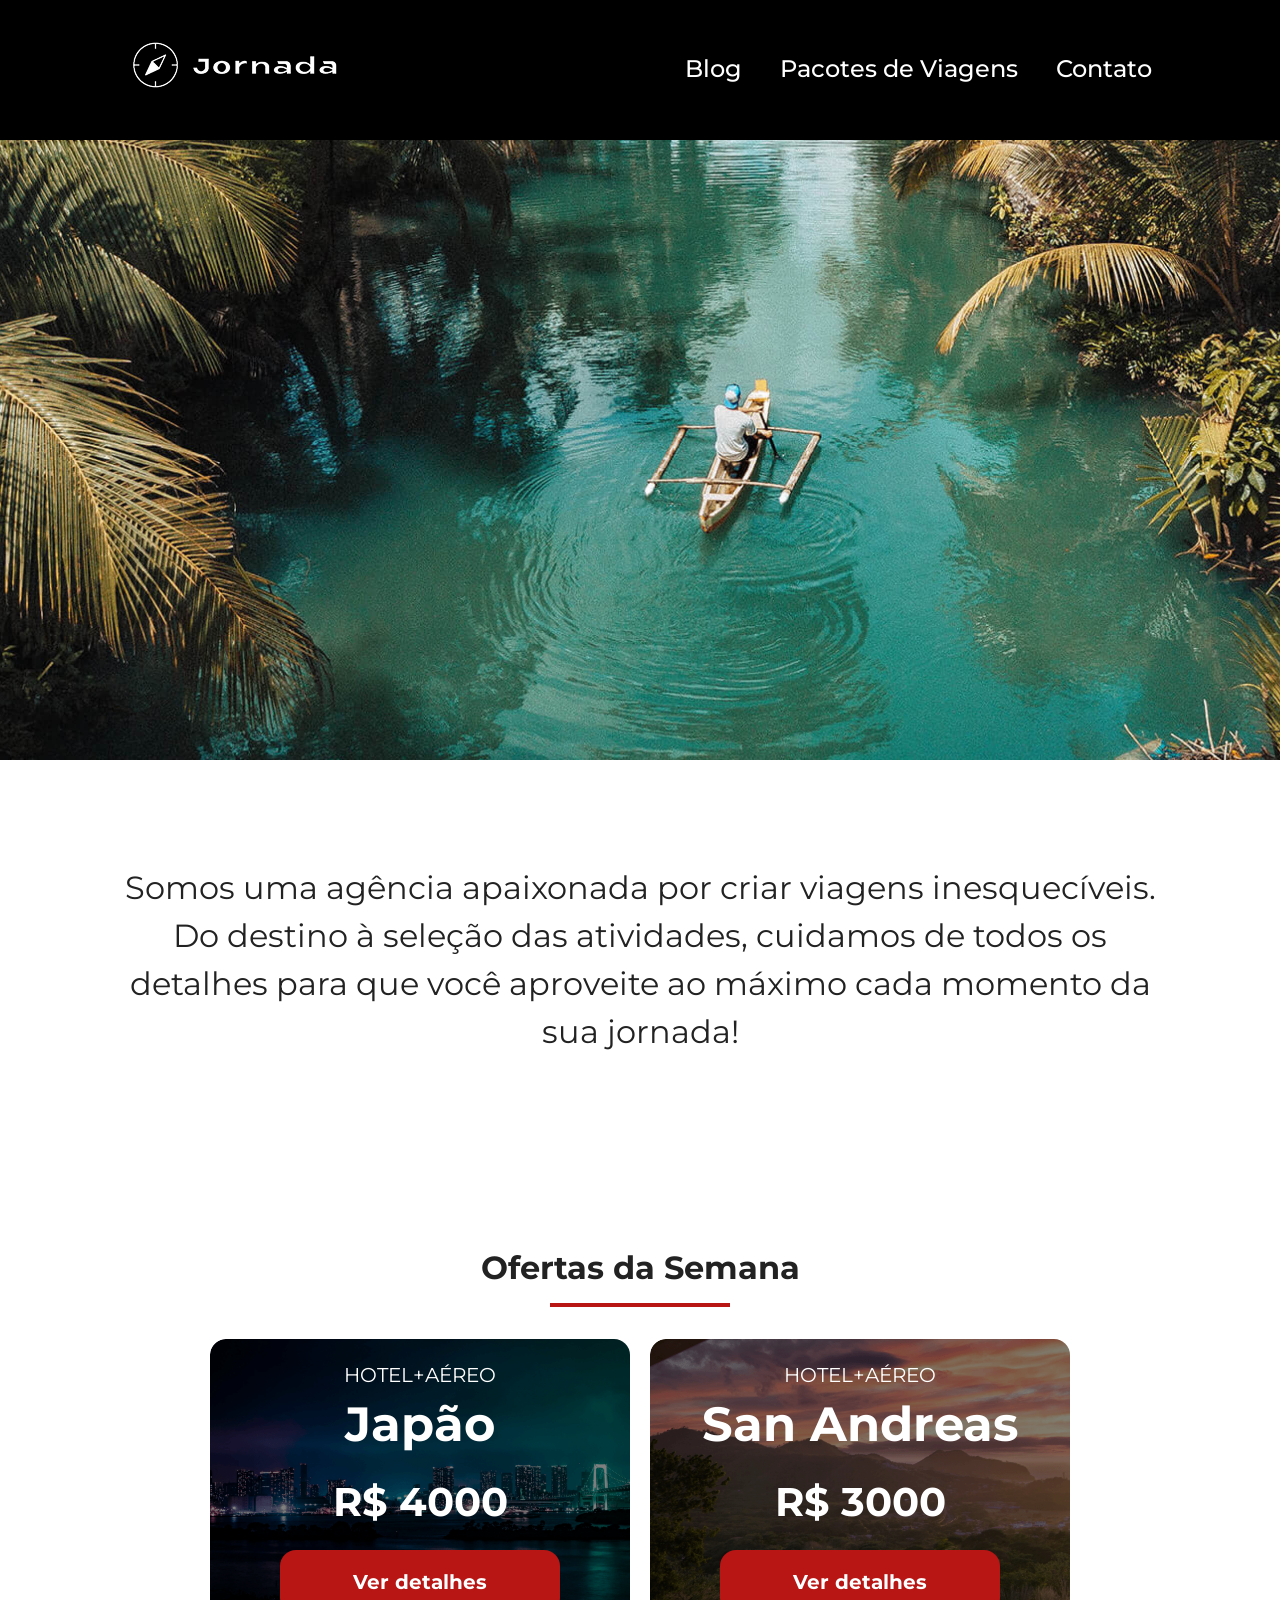
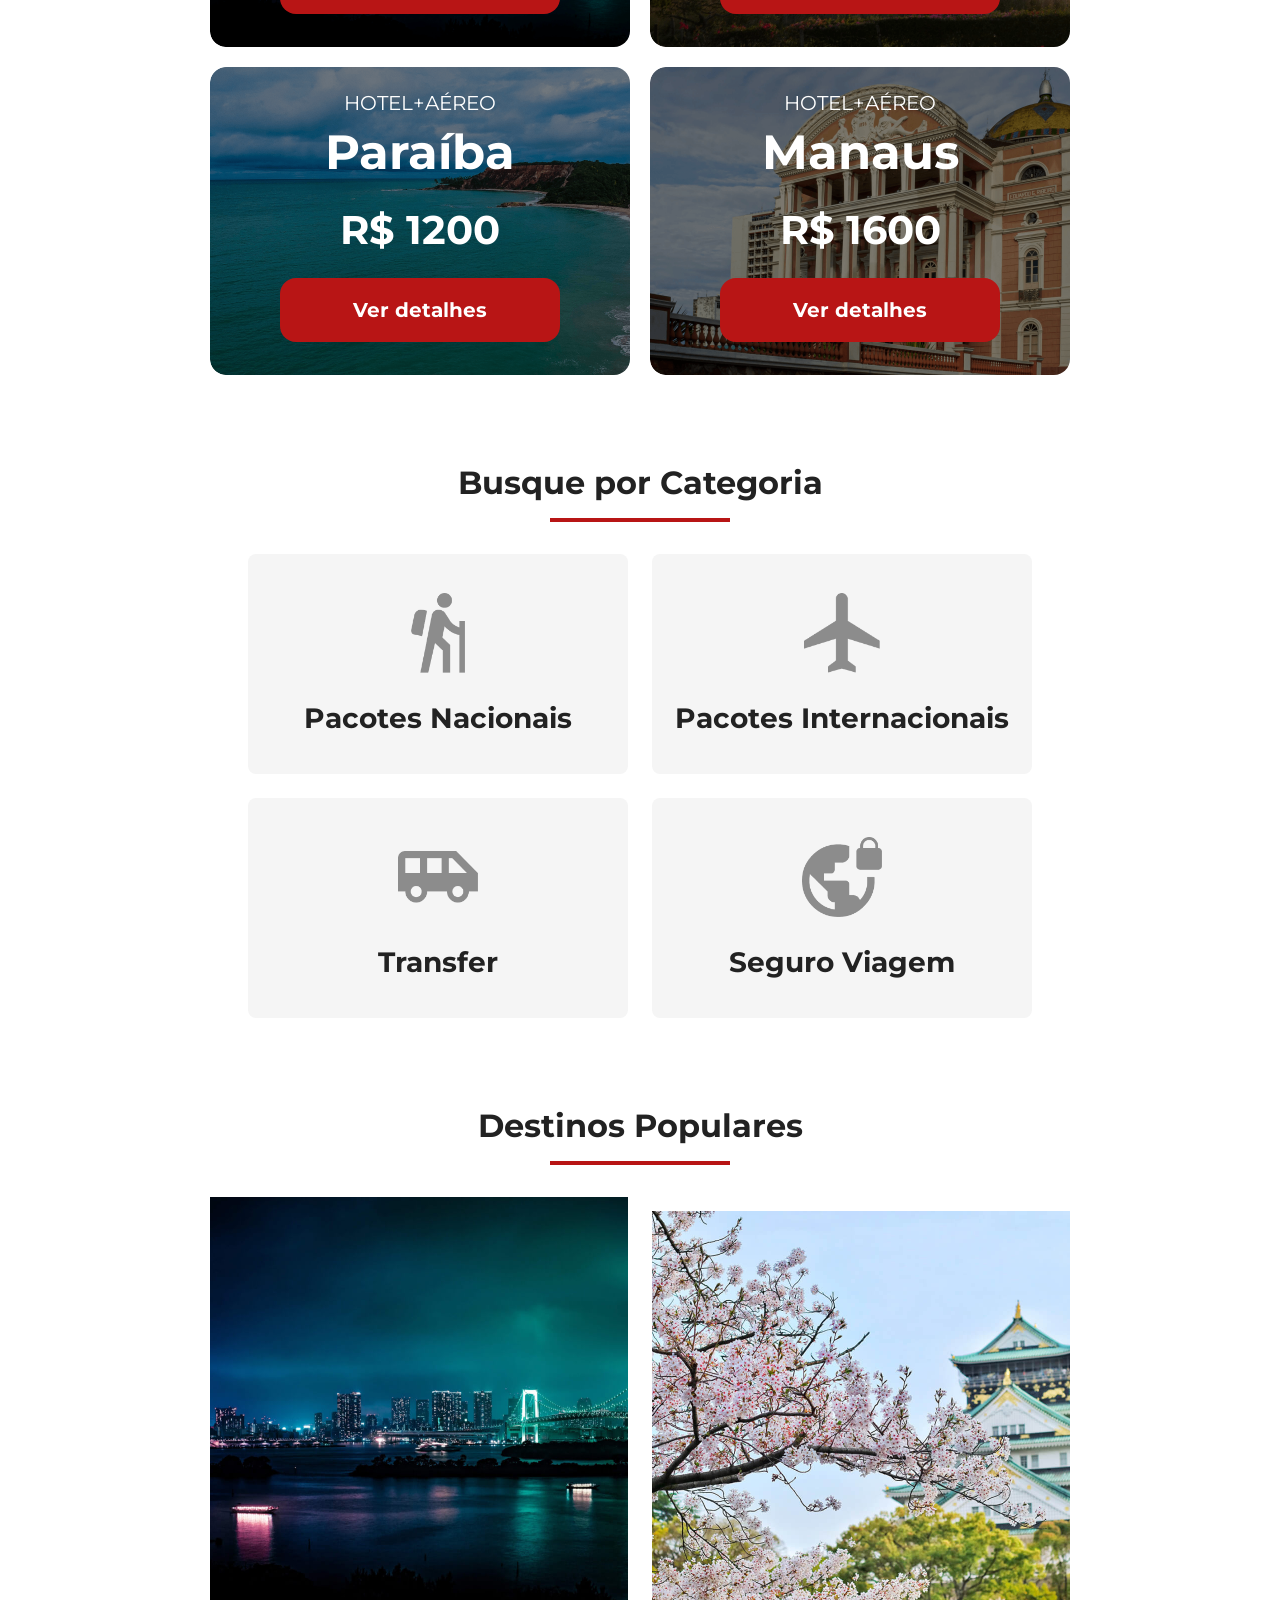
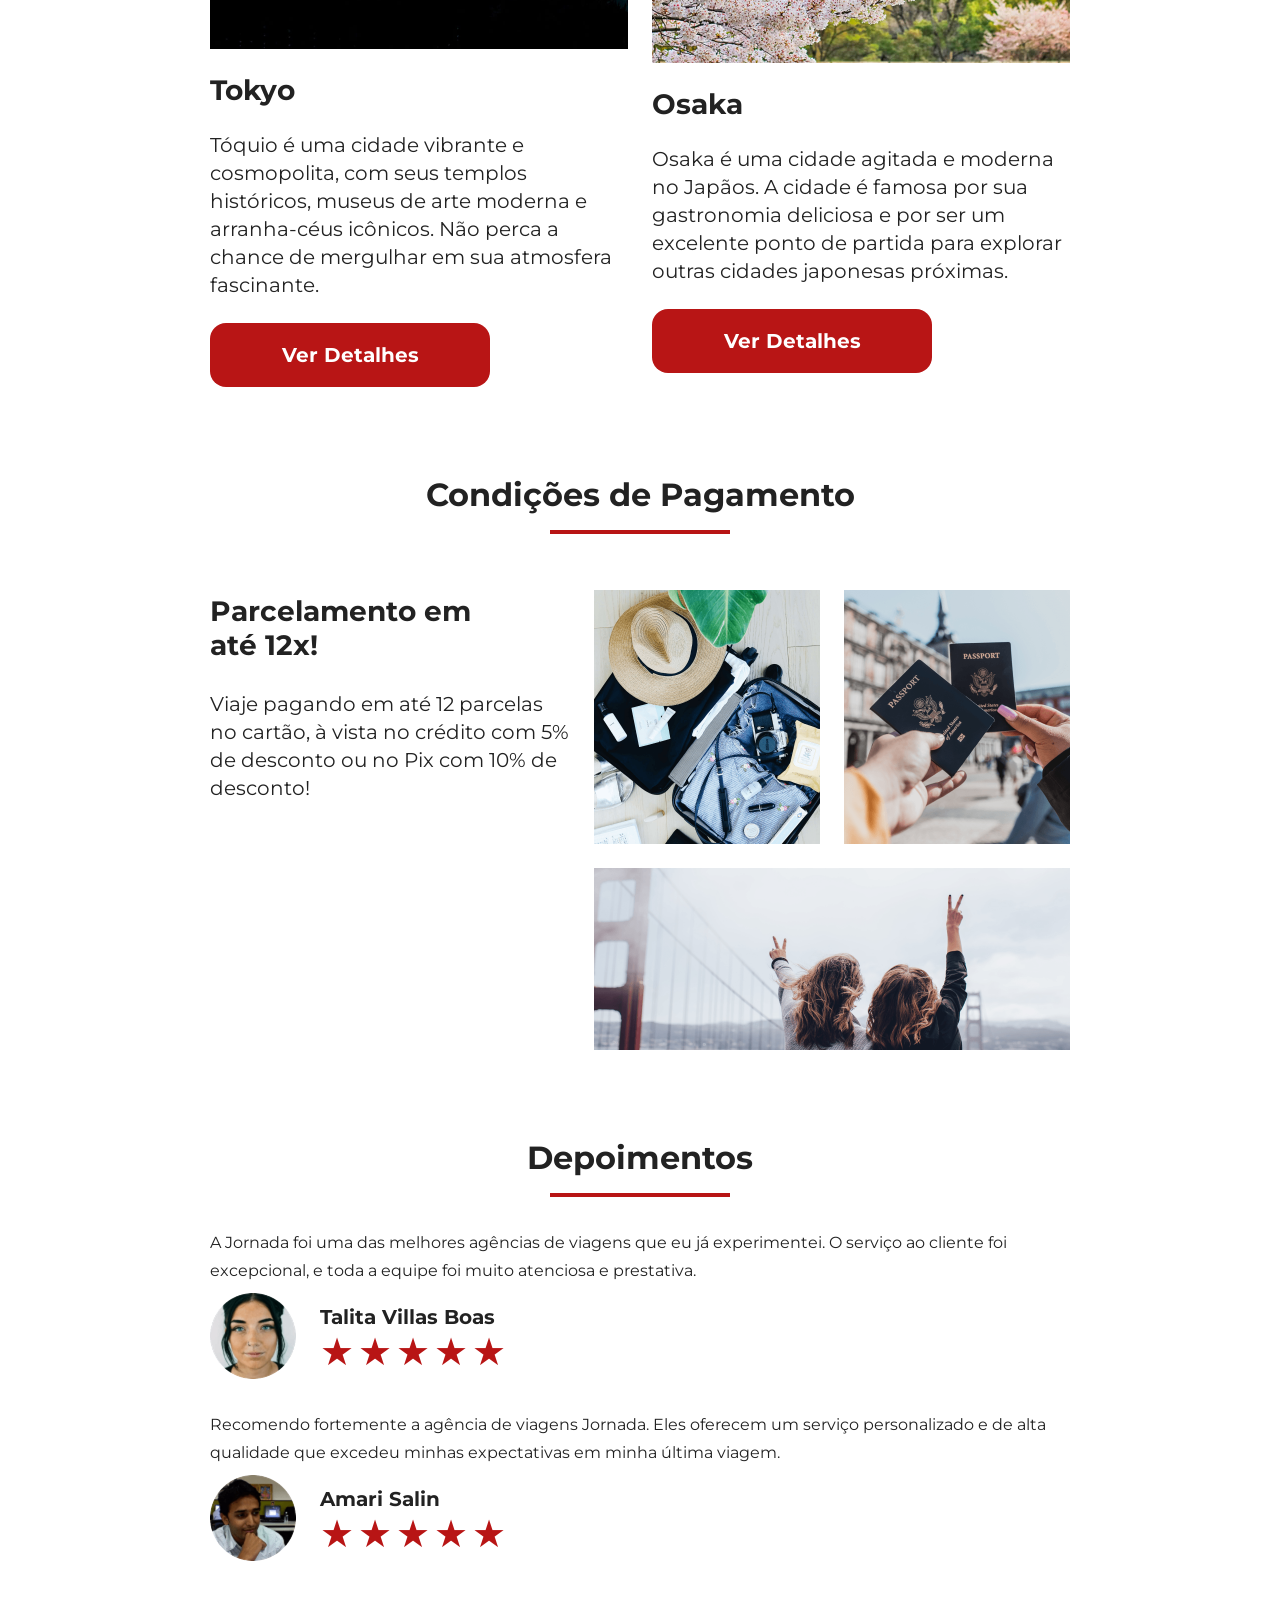
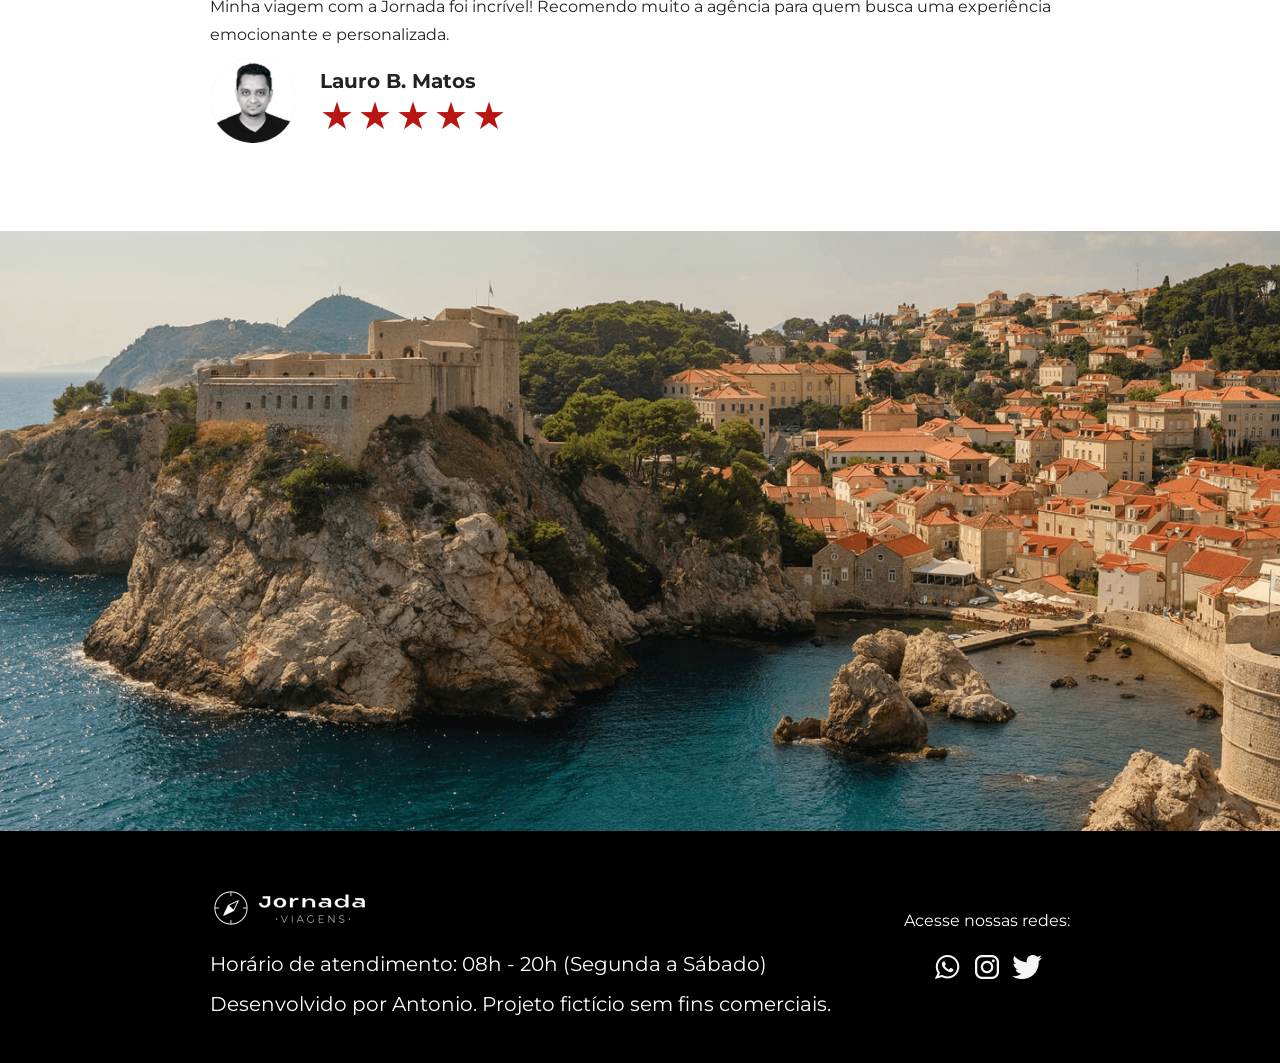
<file: index.html>
<!doctype html>
<html lang="pt-BR">
  <head>
    <meta charset="UTF-8" />
    <meta name="viewport" content="width=device-width, initial-scale=1.0" />
    <meta
      name="description"
      content="Ofertas de viagem para destinos nacionais e internacionais é na Jornada Viagens. Confira condições imperdíveis agora mesmo!"
    />
    <link rel="icon" href="favicon.svg" type="xml/svg" />

    <meta name="og:title" content="Jornada Viagens" />
    <meta
      name="og:description"
      content="Ofertas de viagem para destinos nacionais e internacionais é na Jornada Viagens. Confira condições imperdíveis agora mesmo!"
    />
    <meta name="og:image" content="#" />
    <meta name="og:type" content="website" />
    <meta name="og:url" content="#" />

    <link rel="stylesheet" href="css/styles.css" />
    <title>Jornada Viagens</title>
  </head>
  <body>
    <header>
      <a class="logo" href="index.html" title="Voltar para a página inicial">
        <img
          class="img-mobile"
          src="img/bussola-jornada-branco.png"
          alt="Bússola da logo Jornada Viagens na cor branco"
        />
        <img
          class="img-desktop"
          src="img/logo-jornada-branco.png"
          alt="Bússola da logo Jornada Viagens na cor branco"
        />
      </a>
      <div class="navigation-menu">
        <label for="menu"><img src="img/menu.png" alt="Icone menu" /></label>
        <input type="checkbox" id="menu" hidden />
        <nav>
          <ul class="list-links">
            <li>
              <a href="blogpost.html" title="Acessar a página blog"
                >Blog</a
              >
            </li>
            <li>
              <a
                href="pacotes.html"
                title="Acessar a página de pacotes de viagens"
                >Pacotes de Viagens</a
              >
            </li>
            <li>
              <a
                href="contato.html"
                target="_blank"
                title="Acessar a página de contato"
                >Contato</a
              >
            </li>
          </ul>
        </nav>
      </div>
    </header>

    <main>
      <section class="hero">
        <div class="hero-img"></div>
        <h2>
          Somos uma agência apaixonada por criar viagens inesquecíveis. Do
          destino à seleção das atividades, cuidamos de todos os detalhes para
          que você aproveite ao máximo cada momento da sua jornada!
        </h2>
      </section>
      <section class="offers">
        <div class="section-title">
          <h2>Ofertas da Semana</h2>
          <hr />
        </div>
        <div class="offers-cards">
          <article class="cards japao">
            <header>
              <p>HOTEL+AÉREO</p>
              <h3>Japão</h3>
              <h4>R$ 4000</h4>
            </header>
            <footer>
              <a href="#" class="button">Ver detalhes</a>
            </footer>
          </article>
          <article class="cards san-andreas">
            <header>
              <p>HOTEL+AÉREO</p>
              <h3>San Andreas</h3>
              <h4>R$ 3000</h4>
            </header>
            <footer>
              <a href="#" class="button">Ver detalhes</a>
            </footer>
          </article>
          <article class="cards paraiba">
            <header>
              <p>HOTEL+AÉREO</p>
              <h3>Paraíba</h3>
              <h4>R$ 1200</h4>
            </header>
            <footer>
              <a href="#" class="button">Ver detalhes</a>
            </footer>
          </article>
          <article class="cards manaus">
            <header>
              <p>HOTEL+AÉREO</p>
              <h3>Manaus</h3>
              <h4>R$ 1600</h4>
            </header>
            <footer>
              <a href="#" class="button">Ver detalhes</a>
            </footer>
          </article>
        </div>
      </section>
      <section class="category">
        <div class="section-title">
          <h2>Busque por Categoria</h2>
          <hr />
        </div>
        <div class="category-cards">
          <a
            href="#"
            class="card"
            target="_blank"
            title="Busque pela categoria Pacotes Nacionais"
          >
            <article>
              <img src="img/icone-pacotes-nacionais.png" alt="" />
              <h3 class="content-title">Pacotes Nacionais</h3>
            </article>
          </a>
          <a
            href="#"
            class="card"
            target="_blank"
            title="Busque pela categoria Pacotes Internacionais"
          >
            <article>
              <img src="img/icone-pacotes-internacionais.png" alt="" />
              <h3 class="content-title">Pacotes Internacionais</h3>
            </article>
          </a>
          <a
            href="#"
            class="card"
            target="_blank"
            title="Busque pela categoria Transfer"
          >
            <article>
              <img src="img/icone-transfer.png" alt="" />
              <h3 class="content-title">Transfer</h3>
            </article>
          </a>
          <a
            href="#"
            class="card"
            target="_blank"
            title="Busque pela categoria Seguro Viagem"
          >
            <article>
              <img src="img/icone-seguro-viagem.png" alt="" />
              <h3 class="content-title">Seguro Viagem</h3>
            </article>
          </a>
        </div>
      </section>
      <section class="destinations">
        <div class="section-title">
          <h2>Destinos Populares</h2>
          <hr />
        </div>
        <div class="destination-itens">
          <article class="item">
            <header>
              <div class="img-item bg-tokyo"></div>
              <h3 class="content-title">Tokyo</h3>
              <p class="content-text">
                Tóquio é uma cidade vibrante e cosmopolita, com seus templos
                históricos, museus de arte moderna e arranha-céus icônicos. Não
                perca a chance de mergulhar em sua atmosfera fascinante.
              </p>
            </header>
            <footer>
              <a
                href="#"
                class="button"
                target="_blank"
                title="Ver mais detalhes do destino Tokyo"
                >Ver Detalhes</a
              >
            </footer>
          </article>
          <article class="item">
            <header>
              <div class="img-item bg-osaka"></div>
              <h3 class="content-title">Osaka</h3>
              <p class="content-text">
                Osaka é uma cidade agitada e moderna no Japãos. A cidade é
                famosa por sua gastronomia deliciosa e por ser um excelente
                ponto de partida para explorar outras cidades japonesas
                próximas.
              </p>
            </header>
            <footer>
              <a
                href="#"
                class="button"
                target="_blank"
                title="Ver mais detalhes do destino Osaka"
                >Ver Detalhes</a
              >
            </footer>
          </article>
        </div>
      </section>
      <section class="payments">
        <div class="section-title">
          <h2>Condições de Pagamento</h2>
          <hr />
        </div>
        <div class="content-wrapper">
          <div class="text-content">
            <h3 class="content-title">Parcelamento em até 12x!</h3>
            <p class="content-text">
              Viaje pagando em até 12 parcelas no cartão, à vista no crédito com
              5% de desconto ou no Pix com 10% de desconto!
            </p>
          </div>
          <div class="image-gallery">
            <div class="image primary"></div>
            <div class="image secondary"></div>
            <div class="image thirdy colspan-2"></div>
          </div>
        </div>
      </section>
      <section class="testimonials">
        <div class="section-title">
          <h2>Depoimentos</h2>
          <hr />
        </div>
        <div class="testimonial-container">
          <article>
            <header>
              <p>
                A Jornada foi uma das melhores agências de viagens que eu já
                experimentei. O serviço ao cliente foi excepcional, e toda a
                equipe foi muito atenciosa e prestativa.
              </p>
            </header>
            <footer>
              <img
                src="img/profile-talita.png"
                alt="Foto da cliente Talita Villas Boas"
              />
              <div class="profile-content">
                <h3>Talita Villas Boas</h3>
                <div class="rating">
                  <span class="star">★</span>
                  <span class="star">★</span>
                  <span class="star">★</span>
                  <span class="star">★</span>
                  <span class="star">★</span>
                </div>
              </div>
            </footer>
          </article>
          <article>
            <header>
              <p>
                Recomendo fortemente a agência de viagens Jornada. Eles oferecem
                um serviço personalizado e de alta qualidade que excedeu minhas
                expectativas em minha última viagem.
              </p>
            </header>
            <footer>
              <img
                src="img/profile-amari.png"
                alt="Foto do cliente Amari Salin"
              />
              <div class="profile-content">
                <h3>Amari Salin</h3>
                <div class="rating">
                  <span class="star">★</span>
                  <span class="star">★</span>
                  <span class="star">★</span>
                  <span class="star">★</span>
                  <span class="star">★</span>
                </div>
              </div>
            </footer>
          </article>
          <article>
            <header>
              <p>
                Minha viagem com a Jornada foi incrível! Recomendo muito a
                agência para quem busca uma experiência emocionante e
                personalizada.
              </p>
            </header>
            <footer>
              <img
                src="img/profile-lauro.png"
                alt="Foto do cliente Lauro B. Matos"
              />
              <div class="profile-content">
                <h3>Lauro B. Matos</h3>
                <div class="rating">
                  <span class="star">★</span>
                  <span class="star">★</span>
                  <span class="star">★</span>
                  <span class="star">★</span>
                  <span class="star">★</span>
                </div>
              </div>
            </footer>
          </article>
        </div>
      </section>
      <section class="banner">
        <div class="banner-image"></div>
      </section>
    </main>
    <footer class="footer-wrapper">
      <div class="footer-contents">
        <article class="footer-informations">
          <header>
            <a
              href="#"
              class="logo-jornada-footer"
              title="Voltar para a página inicial"
            >
              <img
                src="img/logo-jornada-footer-branco.png"
                alt="Logo bussola jornada"
              />
            </a>
          </header>
          <footer>
            <p>Horário de atendimento: 08h - 20h (Segunda a Sábado)</p>
            <p>
              Desenvolvido por Antonio. Projeto fictício sem fins comerciais.
            </p>
          </footer>
        </article>
        <article class="footer-social">
          <header>
            <p>Acesse nossas redes:</p>
          </header>
          <footer>
            <a
              href="#"
              class="logo-social"
              target="_blank"
              title="Redirecionar para o whatsapp da Jornada Viagens"
            >
              <img
                src="img/logo-whatsapp-branco.png"
                alt="Logo do whatsapp na cor branca"
              />
            </a>
            <a
              href="#"
              class="logo-social"
              target="_blank"
              title="Redirecionar para o instagram da Jornada Viagens"
            >
              <img
                src="img/logo-instagram-branco.png"
                alt="Logo do instagram na cor branca"
              />
            </a>
            <a
              href="#"
              class="logo-social"
              target="_blank"
              title="Redirecionar para o twitter da Jornada Viagens"
            >
              <img
                src="img/logo-twitter-branco.png"
                alt="Logo do twitter na cor branca"
              />
            </a>
          </footer>
        </article>
      </div>
    </footer>
  </body>
</html>
</file>
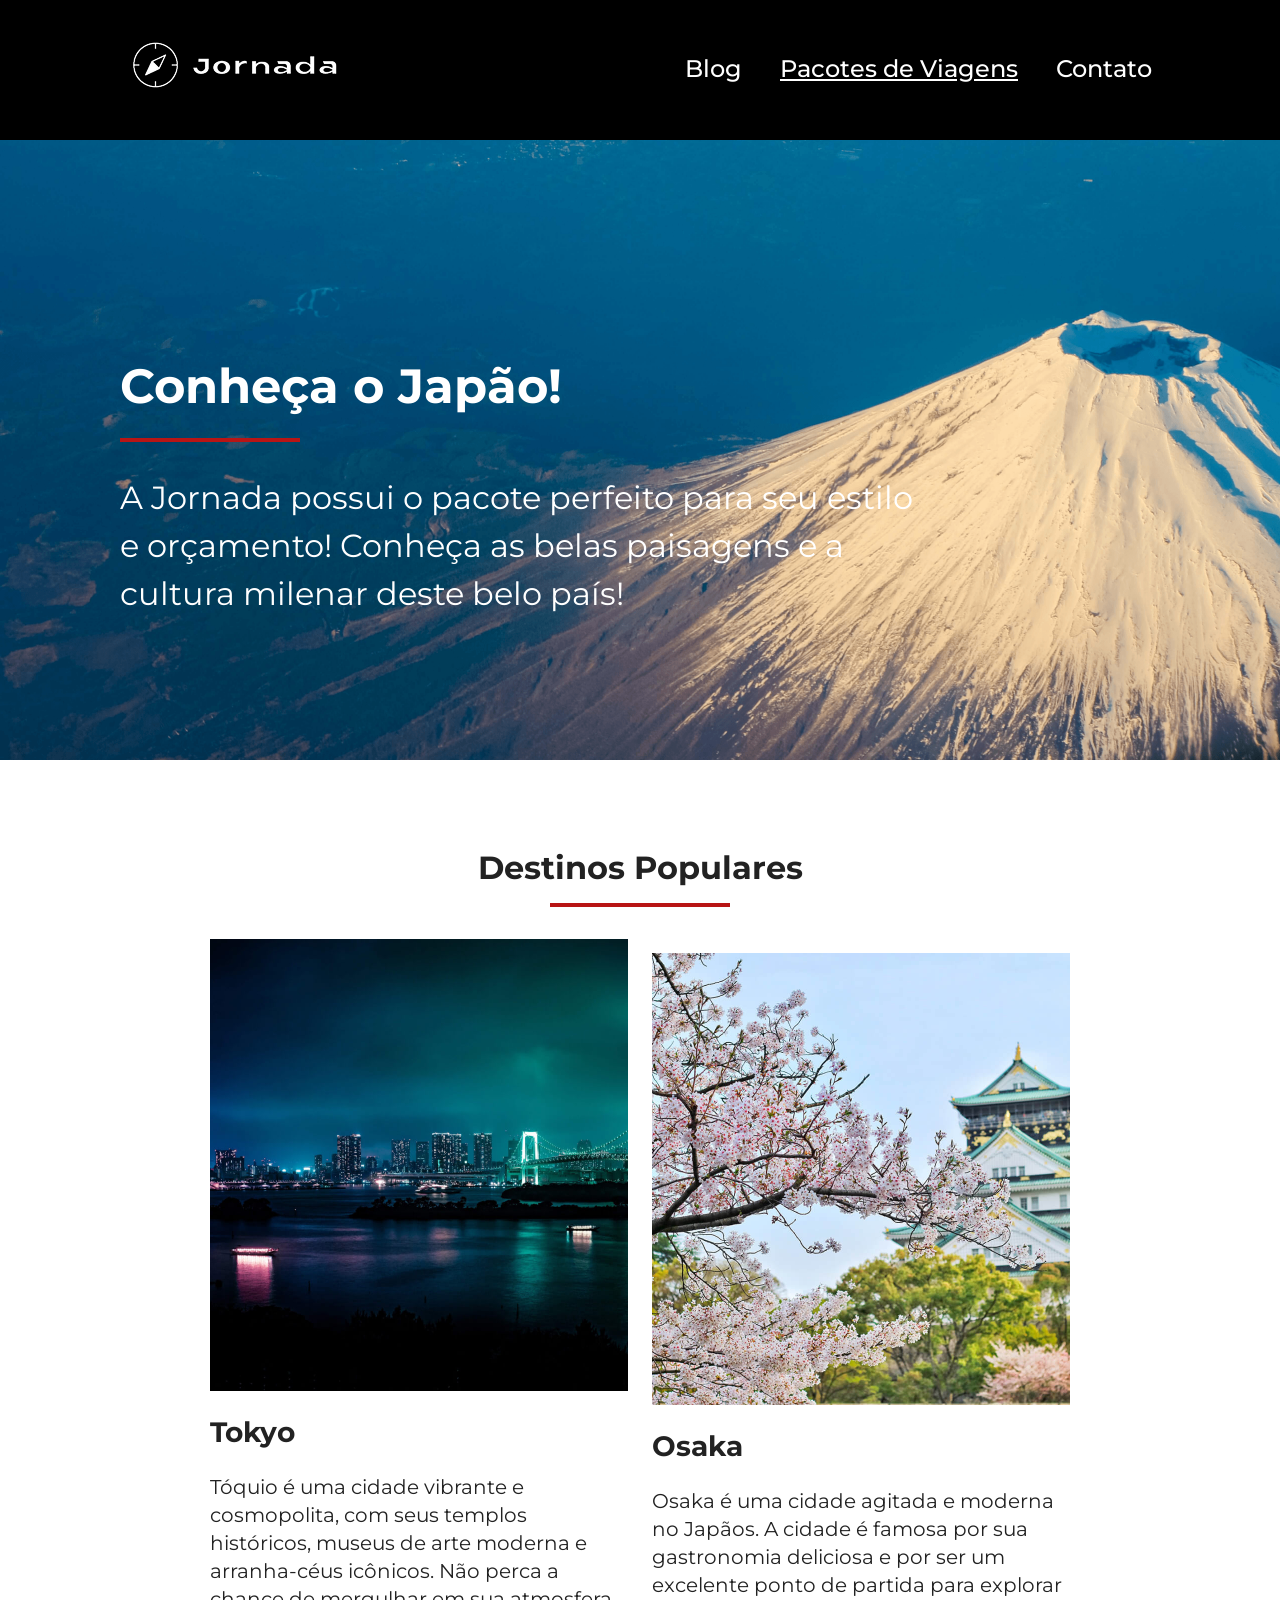
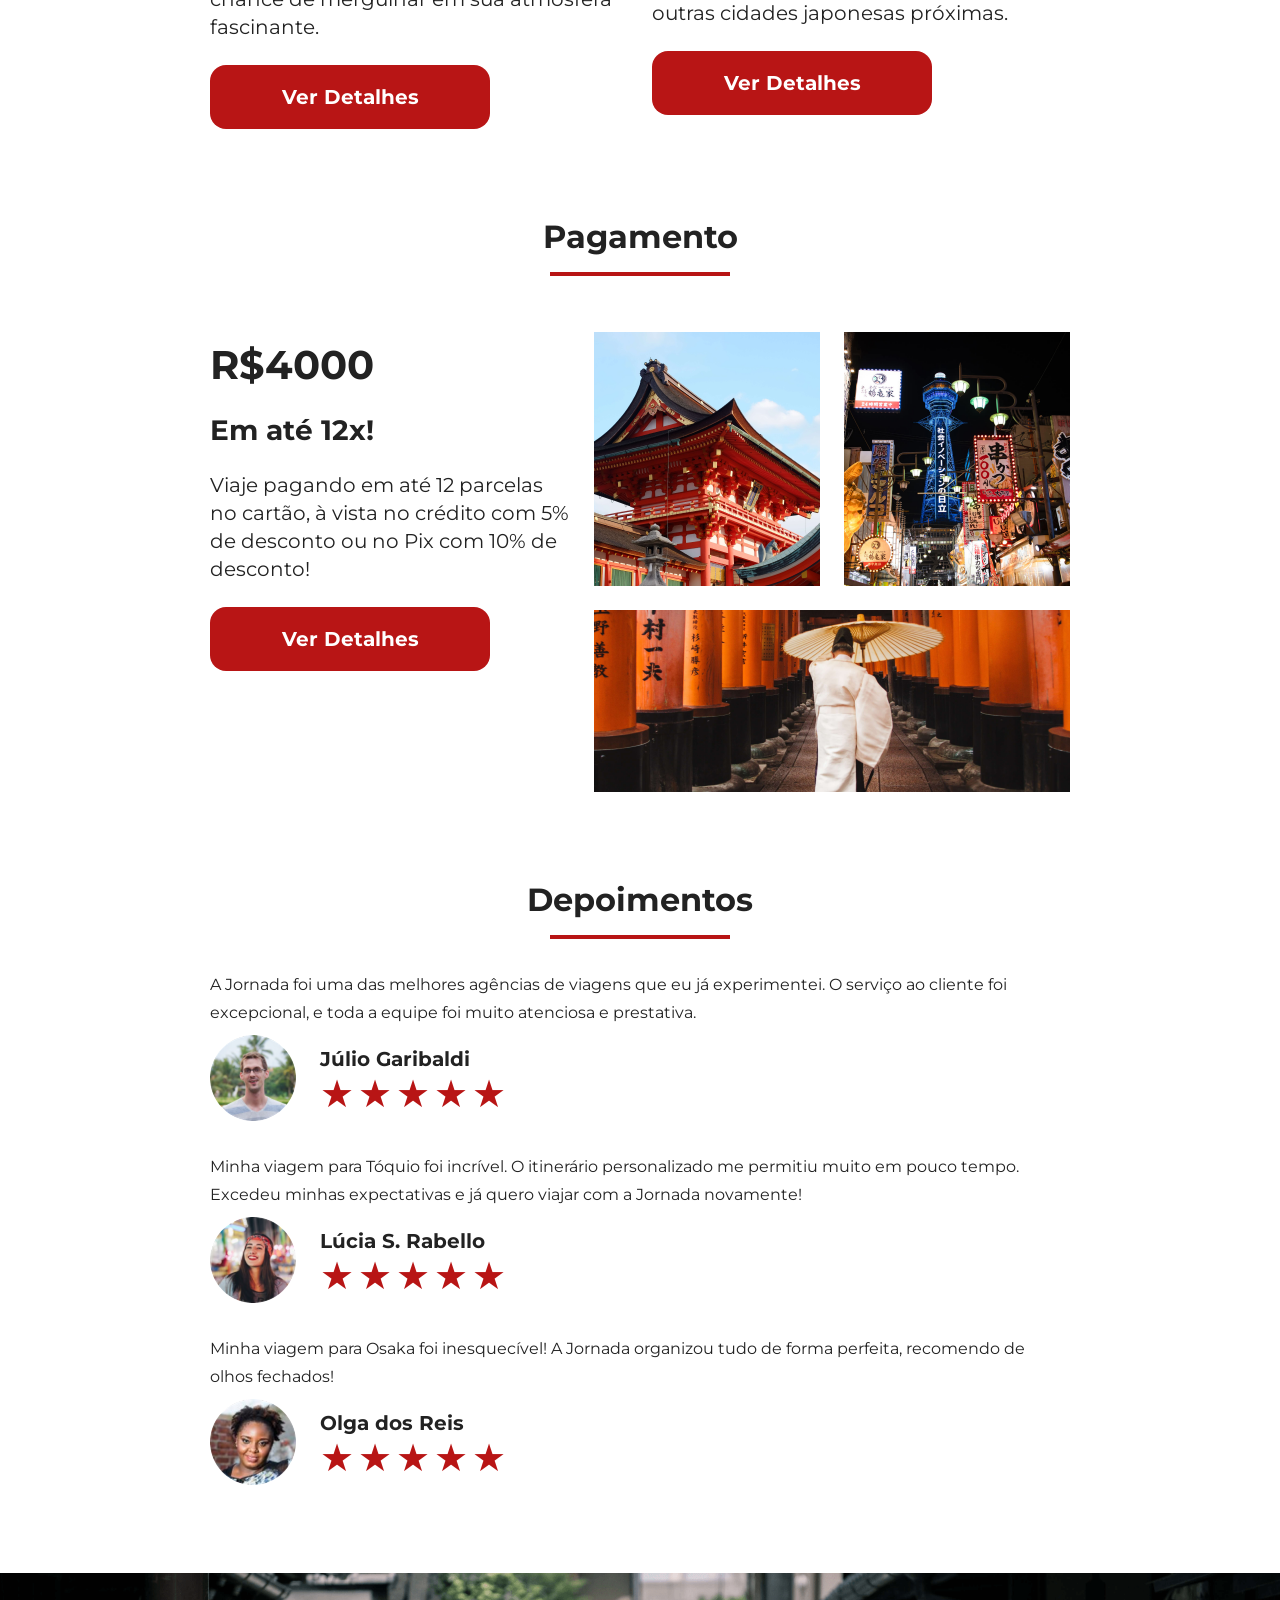
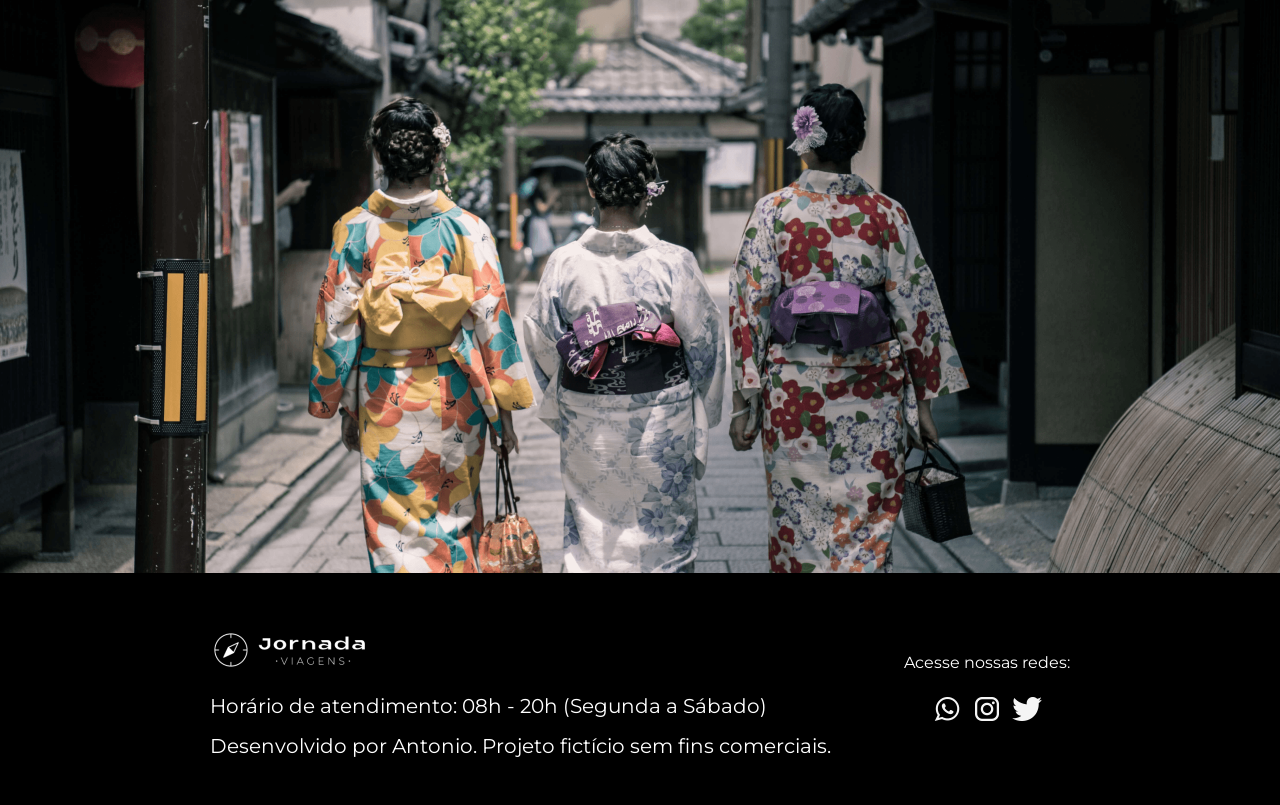
<file: pacotes.html>
<!doctype html>
<html lang="pt-BR">
  <head>
    <meta charset="UTF-8" />
    <meta name="viewport" content="width=device-width, initial-scale=1.0" />
    <meta
      name="description"
      content="Ofertas de viagem para destinos nacionais e internacionais é na Jornada Viagens. Confira condições imperdíveis agora mesmo!"
    />
    <link rel="icon" href="favicon.svg" type="xml/svg" />

    <meta name="og:title" content="Jornada Viagens" />
    <meta
      name="og:description"
      content="Ofertas de viagem para destinos nacionais e internacionais é na Jornada Viagens. Confira condições imperdíveis agora mesmo!"
    />
    <meta name="og:image" content="#" />
    <meta name="og:type" content="website" />
    <meta name="og:url" content="#" />

    <link rel="stylesheet" href="css/styles.css" />
    <title>Jornada Viagens</title>
  </head>
  <body>
    <header>
      <a class="logo" href="index.html" title="Voltar para a página inicial">
        <img
          class="img-mobile"
          src="img/bussola-jornada-branco.png"
          alt="Bússola da logo Jornada Viagens na cor branco"
        />
        <img
          class="img-desktop"
          src="img/logo-jornada-branco.png"
          alt="Bússola da logo Jornada Viagens na cor branco"
        />
      </a>
      <div class="navigation-menu">
        <label for="menu"><img src="img/menu.png" alt="Icone menu" /></label>
        <input type="checkbox" id="menu" hidden />
        <nav>
          <ul class="list-links">
            <li>
              <a href="blog.html" target="_blank" title="Acessar a página blog"
                >Blog</a
              >
            </li>
            <li>
              <a
                href="pacotes.html"
                class="ativo"
                title="Acessar a página de pacotes de viagens"
                >Pacotes de Viagens</a
              >
            </li>
            <li>
              <a
                href="contato.html"
                target="_blank"
                title="Acessar a página de contato"
                >Contato</a
              >
            </li>
          </ul>
        </nav>
      </div>
    </header>

    <main>
      <section class="hero">
        <div class="hero-img hero-packet">
          <h2>Conheça o Japão!</h2>
          <hr />
          <h3>
            A Jornada possui o pacote perfeito para seu estilo e orçamento!
            Conheça as belas paisagens e a cultura milenar deste belo país!
          </h3>
        </div>
      </section>
      <section class="destinations">
        <div class="section-title">
          <h2>Destinos Populares</h2>
          <hr />
        </div>
        <div class="destination-itens">
          <article class="item">
            <header>
              <div class="img-item bg-tokyo"></div>
              <h3 class="content-title">Tokyo</h3>
              <p class="content-text">
                Tóquio é uma cidade vibrante e cosmopolita, com seus templos
                históricos, museus de arte moderna e arranha-céus icônicos. Não
                perca a chance de mergulhar em sua atmosfera fascinante.
              </p>
            </header>
            <footer>
              <a
                href="#"
                class="button"
                target="_blank"
                title="Ver mais detalhes do destino Tokyo"
                >Ver Detalhes</a
              >
            </footer>
          </article>
          <article class="item">
            <header>
              <div class="img-item bg-osaka"></div>
              <h3 class="content-title">Osaka</h3>
              <p class="content-text">
                Osaka é uma cidade agitada e moderna no Japãos. A cidade é
                famosa por sua gastronomia deliciosa e por ser um excelente
                ponto de partida para explorar outras cidades japonesas
                próximas.
              </p>
            </header>
            <footer>
              <a
                href="#"
                class="button"
                target="_blank"
                title="Ver mais detalhes do destino Osaka"
                >Ver Detalhes</a
              >
            </footer>
          </article>
        </div>
      </section>
      <section class="payments">
        <div class="section-title">
          <h2>Pagamento</h2>
          <hr />
        </div>
        <div class="content-wrapper">
          <div class="text-content">
            <h3 class="content-title title-payments-packet">R$4000</h3>
            <h4 class="content-title subtitle-payments-packet">Em até 12x!</h4>
            <p class="content-text text-payments-packet">
              Viaje pagando em até 12 parcelas no cartão, à vista no crédito com
              5% de desconto ou no Pix com 10% de desconto!
            </p>
            <a
              href="#"
              class="button"
              target="_blank"
              title="Ver mais detalhes do destino Osaka"
              >Ver Detalhes</a
            >
          </div>
          <div class="image-gallery">
            <div class="image primary gallery-packet"></div>
            <div class="image secondary gallery-packet"></div>
            <div class="image thirdy colspan-2 gallery-packet"></div>
          </div>
        </div>
      </section>
      <section class="testimonials">
        <div class="section-title">
          <h2>Depoimentos</h2>
          <hr />
        </div>
        <div class="testimonial-container">
          <article>
            <header>
              <p>
                A Jornada foi uma das melhores agências de viagens que eu já experimentei. O serviço ao cliente foi excepcional, e toda a equipe foi muito atenciosa e prestativa.
              </p>
            </header>
            <footer>
              <img
                src="img/profile-julio.png"
                alt="Foto do cliente Júlio Garibaldi"
              />
              <div class="profile-content">
                <h3>Júlio Garibaldi</h3>
                <div class="rating">
                  <span class="star">★</span>
                  <span class="star">★</span>
                  <span class="star">★</span>
                  <span class="star">★</span>
                  <span class="star">★</span>
                </div>
              </div>
            </footer>
          </article>
          <article>
            <header>
              <p>
                Minha viagem para Tóquio foi incrível. O itinerário personalizado me permitiu muito em pouco tempo. Excedeu minhas expectativas e já quero viajar com a Jornada novamente!
              </p>
            </header>
            <footer>
              <img
                src="img/profile-lucia.png"
                alt="Foto da cliente Lúcia S. Rabello"
              />
              <div class="profile-content">
                <h3>Lúcia S. Rabello</h3>
                <div class="rating">
                  <span class="star">★</span>
                  <span class="star">★</span>
                  <span class="star">★</span>
                  <span class="star">★</span>
                  <span class="star">★</span>
                </div>
              </div>
            </footer>
          </article>
          <article>
            <header>
              <p>
                Minha viagem para Osaka foi inesquecível! A Jornada organizou tudo de forma perfeita, recomendo de olhos fechados!
              </p>
            </header>
            <footer>
              <img
                src="img/profile-olga.png"
                alt="Foto da cliente Olga dos Reis"
              />
              <div class="profile-content">
                <h3>Olga dos Reis</h3>
                <div class="rating">
                  <span class="star">★</span>
                  <span class="star">★</span>
                  <span class="star">★</span>
                  <span class="star">★</span>
                  <span class="star">★</span>
                </div>
              </div>
            </footer>
          </article>
        </div>
      </section>
      <section class="banner">
        <div class="banner-image banner-packet"></div>
      </section>
    </main>
    <footer class="footer-wrapper">
      <div class="footer-contents">
        <article class="footer-informations">
          <header>
            <a
              href="#"
              class="logo-jornada-footer"
              title="Voltar para a página inicial"
            >
              <img
                src="img/logo-jornada-footer-branco.png"
                alt="Logo bussola jornada"
              />
            </a>
          </header>
          <footer>
            <p>Horário de atendimento: 08h - 20h (Segunda a Sábado)</p>
            <p>
              Desenvolvido por Antonio. Projeto fictício sem fins comerciais.
            </p>
          </footer>
        </article>
        <article class="footer-social">
          <header>
            <p>Acesse nossas redes:</p>
          </header>
          <footer>
            <a
              href="#"
              class="logo-social"
              target="_blank"
              title="Redirecionar para o whatsapp da Jornada Viagens"
            >
              <img
                src="img/logo-whatsapp-branco.png"
                alt="Logo do whatsapp na cor branca"
              />
            </a>
            <a
              href="#"
              class="logo-social"
              target="_blank"
              title="Redirecionar para o instagram da Jornada Viagens"
            >
              <img
                src="img/logo-instagram-branco.png"
                alt="Logo do instagram na cor branca"
              />
            </a>
            <a
              href="#"
              class="logo-social"
              target="_blank"
              title="Redirecionar para o twitter da Jornada Viagens"
            >
              <img
                src="img/logo-twitter-branco.png"
                alt="Logo do twitter na cor branca"
              />
            </a>
          </footer>
        </article>
      </div>
    </footer>
  </body>
</html>
</file>
<file: css/styles.css>
@import url(global.css);
@import url(header.css);
@import url(hero.css);
@import url(offers.css);
@import url(category.css);
@import url(destinations.css);
@import url(payments.css);
@import url(testimonials.css);
@import url(banner.css);
@import url(footer.css);
</file>
